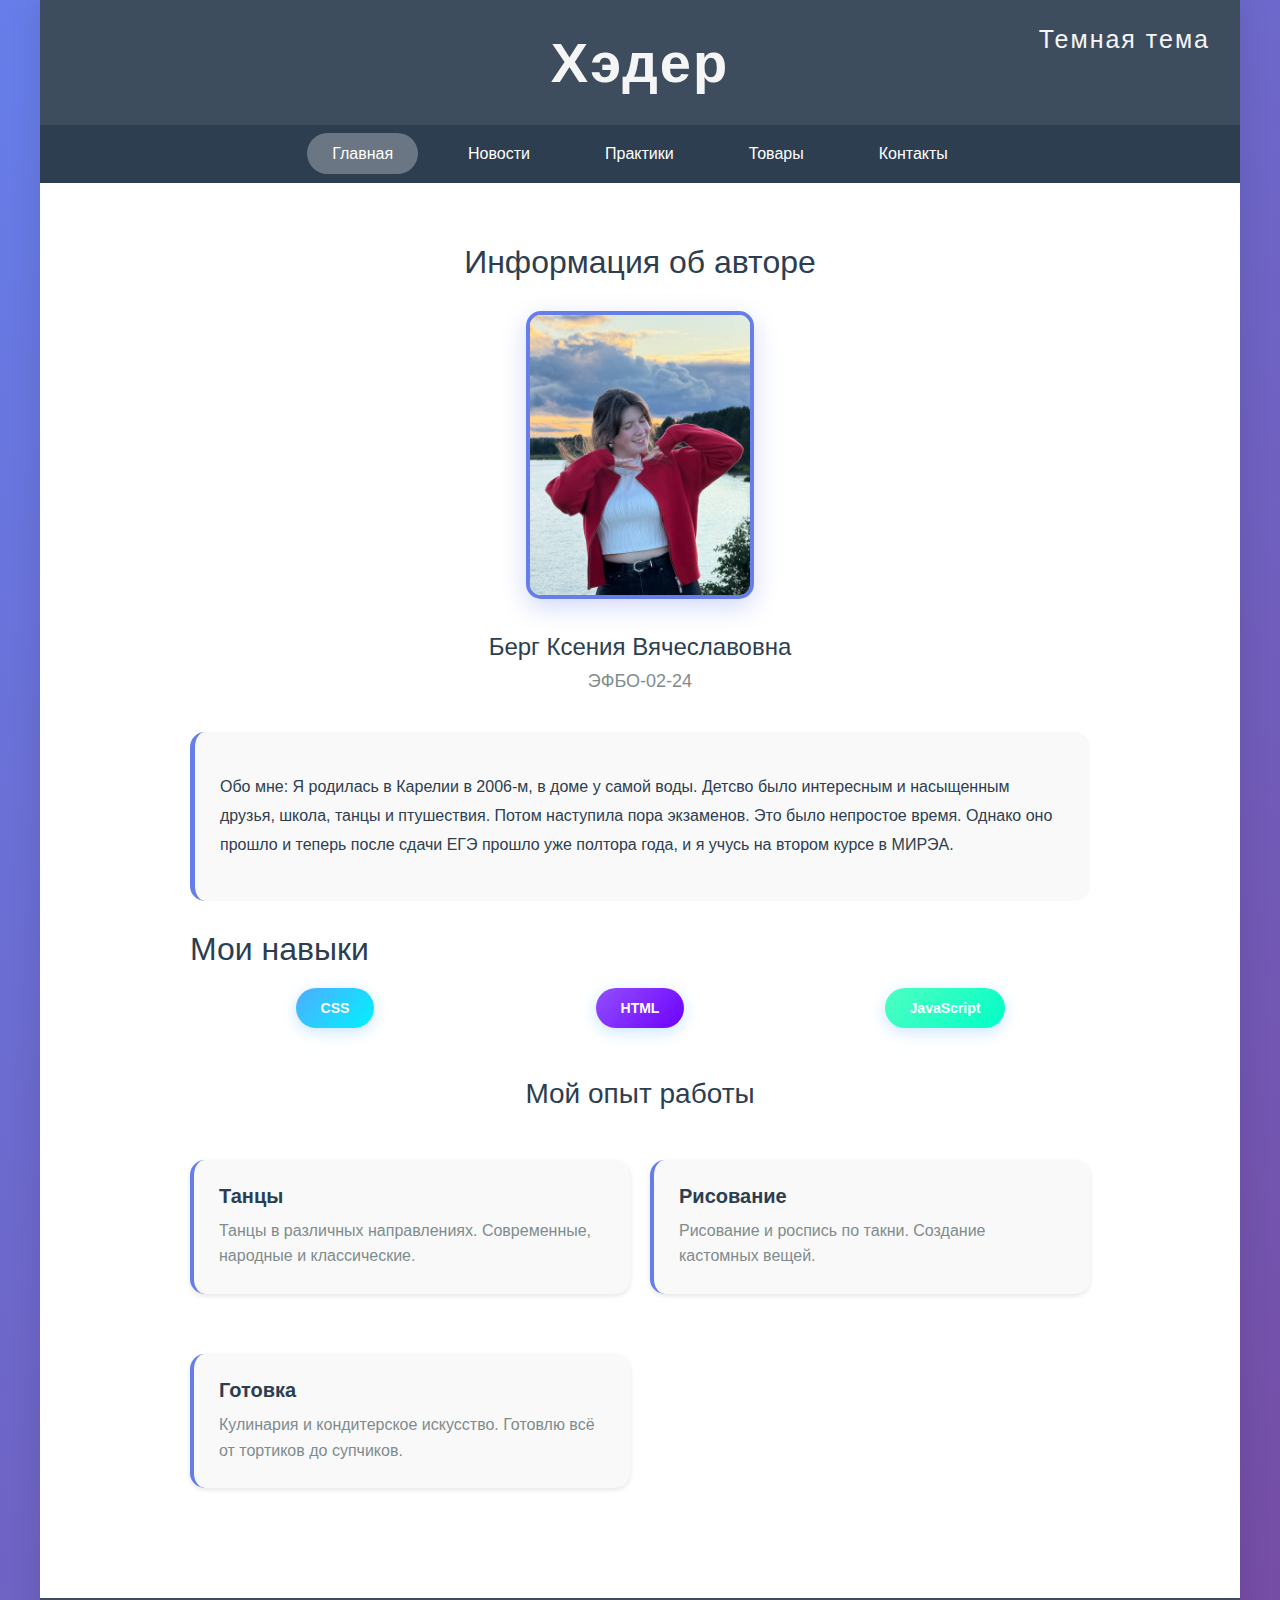
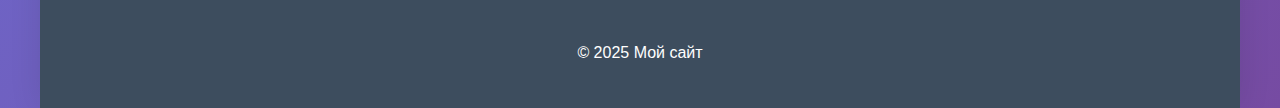
<file: index.html>
<!DOCTYPE html>
<html lang = "ru">
    <head>
        <meta charset="UTF-8">
        <meta name="viewport" content="width=device-width, initial-scale=1.0">
        <link rel="stylesheet" href="style/styles.css">
        <title>Семестровая работа</title>
        <script src="js/themeChange.js" defer></script>
    </head>
    <body>
        <div class="page-container">
            <header class="header">
                <h1 class="header__title">Хэдер</h1>
                <p class="changeTheme" onclick="darkLight()" style="cursor:pointer;">Темная тема</p>
            </header>
            <nav class="nav">
                <ul class="nav__list">
                    <li class="nav__item"><a class="nav__link nav__link--active" href="index.html">Главная</a></li>
                    <li class="nav__item"><a class="nav__link" href="pages/news.html">Новости</a></li>
                    <li class="nav__item"><a class="nav__link" href="pages/practices.html">Практики</a></li>
                    <li class="nav__item"><a class="nav__link" href="pages/goods.html">Товары</a></li>
                    <li class="nav__item"><a class="nav__link" href="pages/contacts.html">Контакты</a></li>
                </ul>
            </nav>
            <main class="content">
                <section class="profile">
                    <h1 class="profile__title">Информация об авторе</h1>
                    <img class="profile__photo" src="images/photo.jpg" alt="Фото автора">
                    <h2 class="profile__name">Берг Ксения Вячеславовна</h2>
                    <p class="profile__group">ЭФБО-02-24</p>
                </section>

                <section class="about-me">
                    <p>Обо мне: Я родилась в Карелии в 2006-м, в доме у самой воды. Детсво было интересным и насыщенным
                        друзья, школа, танцы и птушествия. Потом наступила пора экзаменов. Это было непростое время. Однако оно прошло
                        и теперь после сдачи ЕГЭ прошло уже полтора года, и я учусь на втором курсе в МИРЭА.
                    </p>
                </section>

                <section class="skills">
                    <h2 class="skills_title">Мои навыки</h2>
                    <div class="skills__grid">
                        <div class="skill skill__tag--css">CSS</div>
                        <div class="skill skill__tag--html">HTML</div>
                        <div class="skill skill__tag--js">JavaScript</div>
                    </div>
                </section>

                <section class="experience">
                    <h2 class="experience__header">Мой опыт работы</h2>
                    <div class="experience__grid">  
                        <article class="experience__card">
                            <h3 class="experience__title">Танцы</h3>
                            <p class="experience__desc">Танцы в различных направлениях. Современные, народные и классические.</p>
                        </article>
                        <article class="experience__card">
                            <h3 class="experience__title">Рисование</h3>
                            <p class="experience__desc">Рисование и роспись по такни. Создание кастомных вещей.</p>
                        </article>
                        <article class="experience__card">
                            <h3 class="experience__title">Готовка</h3>
                            <p class="experience__desc">Кулинария и кондитерское искусство. Готовлю всё от тортиков до супчиков.</p>
                        </article>
                    </div>
                </section>
            </main>
            <footer class="footer">
                <p class="footer__text">&copy; 2025 Мой сайт</p>
            </footer>
        </div>
    </body>
</html>
</file>
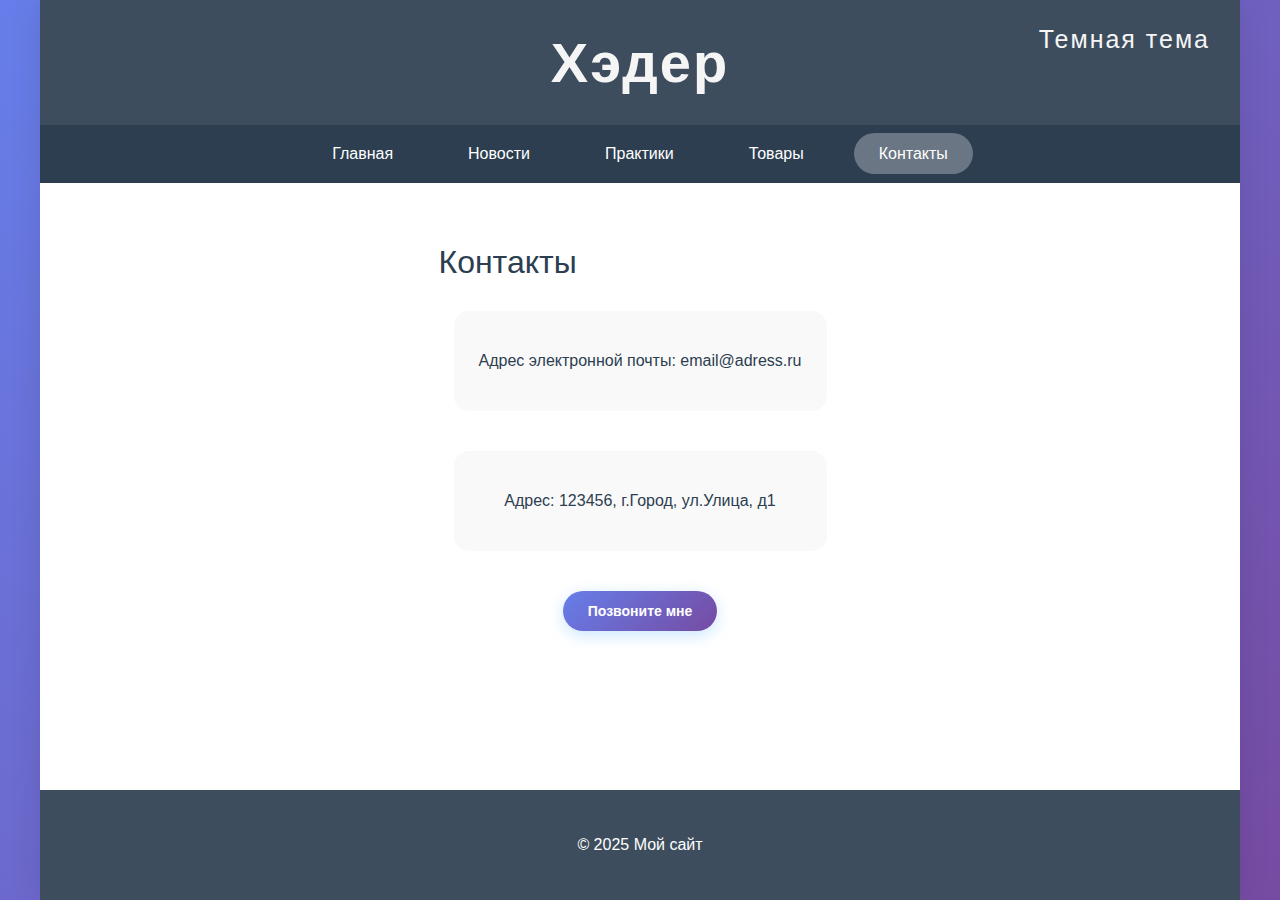
<file: pages/contacts.html>
<!DOCTYPE html>
<html lang = "ru">
    <head>
        <meta charset="UTF-8">
        <meta name="viewport" content="width=device-width, initial-scale=1.0">
        <link rel="stylesheet" href="../style/styles.css">
        <link rel="stylesheet" href="../style/style_dialog.css">
        <script src="../js/dialog.js" defer></script>
        <title>Семестровая работа</title>
        <script src="../js/themeChange.js" defer></script>
    </head>
    <body>
        <div class="page-container">
             <header class="header">
                <h1 class="header__title">Хэдер</h1>
                <p class="changeTheme" onclick="darkLight()" style="cursor:pointer;">Темная тема</p>
            </header>
            <nav class="nav">
                <ul class="nav__list">
                    <li class="nav__item"><a class="nav__link" href="../index.html">Главная</a></li>
                    <li class="nav__item"><a class="nav__link" href="news.html">Новости</a></li>
                    <li class="nav__item"><a class="nav__link" href="practices.html">Практики</a></li>
                    <li class="nav__item"><a class="nav__link" href="goods.html">Товары</a></li>
                    <li class="nav__item"><a class="nav__link nav__link--active" a href="contacts.html">Контакты</a></li>
                </ul>
            </nav>
            <main class="content">
                <section class="contacts">
                    <div class="contacts__header">
                        <h1 class="contacts__title">Контакты</h1>
                    </div>
                    <div class="contacts__section">
                        <section class="contact__card">
                            <p>Адрес электронной почты: email@adress.ru</p>
                        </section>

                        <section class="contact__card">
                            <p>Адрес: 123456, г.Город, ул.Улица, д1</p>
                        </section>
                    </div>  

                    <div id="call__button">
                        <button id="callMe" onclick="contactModal.showModal()">Позвоните мне</button>
                    </div>
                </section>
            </main>
            <footer class="footer">
                <p class="footer__text">&copy; 2025 Мой сайт</p>
            </footer>

            <dialog id="contactModal">
                <div class="contactModal__header">
                    <h2>Форма обратной связи</h2>
                </div>

                <div class="contactModal__content">
                    <form id="form" method="dialog">
                        <div class="form__group">
                            <label for="name">Имя <span class="required">*</span></label>
                            <input type="text" id="name" name="name" required placeholder="Введите ваше имя">
                        </div>
                        <div class="form__group">
                            <label for="phone">Телефон <span class="required">*</span></label>
                            <input type="tel" id="phone" name="phone" required placeholder="+7 (XXX) XXX-XX-XX">
                        </div>
                        <div class="form__group">
                            <label for="email">Электронная почта <span class="required">*</span></label>
                            <input type="email" id="email" name="email" required placeholder="example@mail.ru">
                        </div>
                        <div class="form__group">
                            <label for="category">Категория обращения <span class="required">*</span></label>
                            <select id="category" name="category" required>
                                <option value="">Выберите категорию</option>
                                <option value="technical">Техническая поддержка</option>
                                <option value="commercial">Коммерческое предложение</option>
                                <option value="cooperation">Сотрудничество</option>
                                <option value="complaint">Жалоба</option>
                                <option value="suggestion">Предложение</option>
                                <option value="other">Другое</option>
                            </select>
                        </div>
                        <div class="form__group">
                            <label for="message">Текст обращения <span class="required">*</span></label>
                            <textarea id="message" name="message" required placeholder="Опишите вашу проблему или вопрос..."></textarea>
                        </div>
                        <div class="contactModal__actions">
                       <button type="contactModal__reset" class="btn btn-secondary">Отмена</button>
                        <button type="contactModal__button" class="btn btn-primary"
                            onclick="submitForm()">Отправить</button>
                        </div>
                    </form>
                </div>
            </dialog>
        </div>
    </body>
</html>
</file>
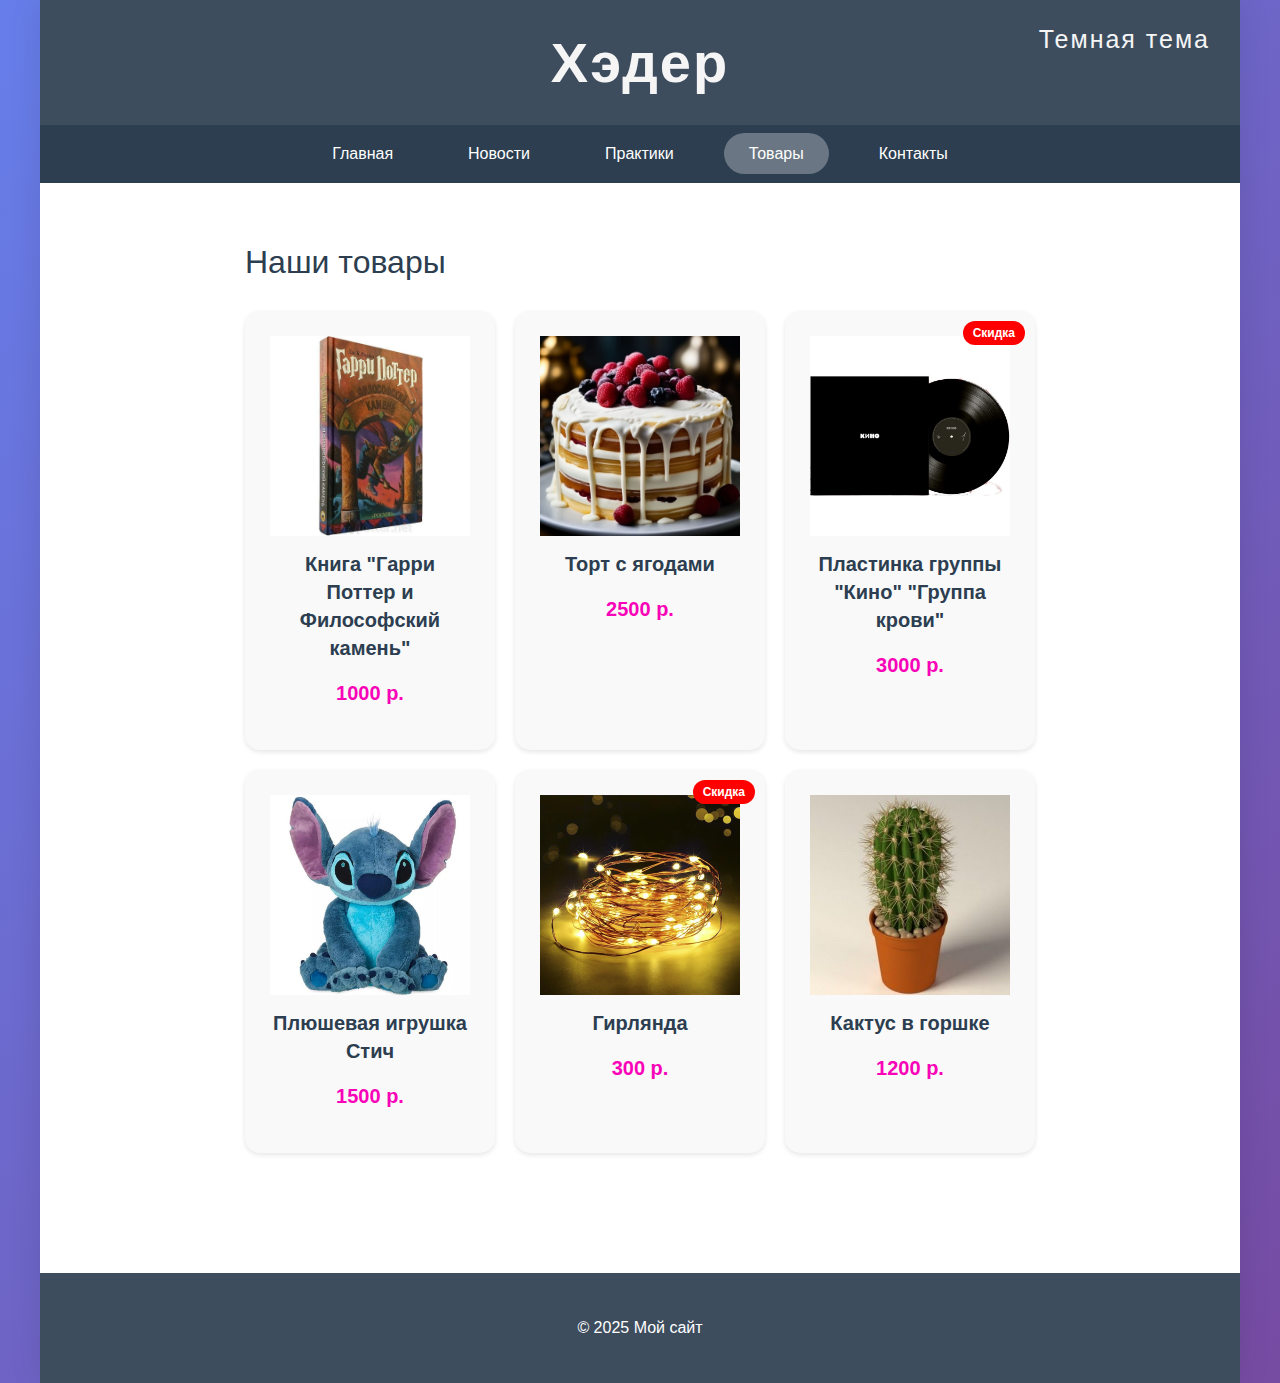
<file: pages/goods.html>
<!DOCTYPE html>
<html lang = "ru">
    <head>
        <meta charset="UTF-8">
        <meta name="viewport" content="width=device-width, initial-scale=1.0">
        <link rel="stylesheet" href="../style/styles.css">
        <title>Семестровая работа</title>
        <script src="../js/themeChange.js" defer></script>
        <script src="../js/good_cards.js" defer></script>
    </head>
    <body>
        <div class="page-container">
            <header class="header">
                <h1 class="header__title">Хэдер</h1>
                <p class="changeTheme" onclick="darkLight()" style="cursor:pointer;">Темная тема</p>
            </header>
            <nav class="nav">
                <ul class="nav__list">
                    <li class="nav__item "><a class="nav__link" href="../index.html">Главная</a></li>
                    <li class="nav__item"><a class="nav__link" href="news.html">Новости</a></li>
                    <li class="nav__item"><a class="nav__link" href="practices.html">Практики</a></li>
                    <li class="nav__item"><a class="nav__link nav__link--active" href="goods.html">Товары</a></li>
                    <li class="nav__item"><a class="nav__link" a href="contacts.html">Контакты</a></li>
                </ul>
            </nav>
            <main class="content">
                <section class="goods">
                    <header class="goods__header">
                        <h1 class="goods__title">Наши товары</h1>
                    </header>
                    <div class="goods__container">
                        <section class="good__card">
                            <img class="good__img" src="../images/good1_book.jpg" alt="Товар книга 'Гарри Поттер и Философский камень'" width="200" height="200">
                            <h2 class="good__title">Книга "Гарри Поттер и Философский камень"</h2>
                            <p class="good__price">1000 p.</p>
                        </section>

                        <section class="good__card">
                            <img class="good__img" src="../images/good2_cake.jpg" alt="Товар: торт с ягодами" width="200" height="200">
                            <h2 class="good__title">Торт с ягодами</h2>
                            <p class="good__price">2500 p.</p>
                        </section>

                        <section class="good__card">
                            <img class="good__img" src="../images/good3_music.jpg" alt="Товар: пластинка группы 'Кино'"GIT  width="200" height="200">
                            <h2 class="good__title">Пластинка группы "Кино" "Группа крови"</h2>
                            <p class="good__price">3000 p.</p>
                        </section>

                        <section class="good__card">
                            <img class="good__img" src="../images/good4_stitch.jpg" alt="Товар: плюшевая игрушка Стич"GIT  width="200" height="200">
                            <h2 class="good__title">Плюшевая игрушка Стич</h2>
                            <p class="good__price">1500 p.</p>
                        </section>

                        <section class="good__card">
                            <img class="good__img" src="../images/good5_lights.jpeg" alt="Товар: гирлянда"GIT  width="200" height="200">
                            <h2 class="good__title">Гирлянда</h2>
                            <p class="good__price">300 p.</p>
                        </section>

                        <section class="good__card">
                            <img class="good__img" src="../images/good6_cactus.jpg" alt="Товар: кактус в горшке"GIT  width="200" height="200">
                            <h2 class="good__title">Кактус в горшке</h2>
                            <p class="good__price">1200 p.</p>
                        </section>
                    </div>
                </section>
                </main>
            <footer class="footer">
                <p class="footer__text">&copy; 2025 Мой сайт</p>
            </footer>
        </div>
    </body>
</html>
</file>
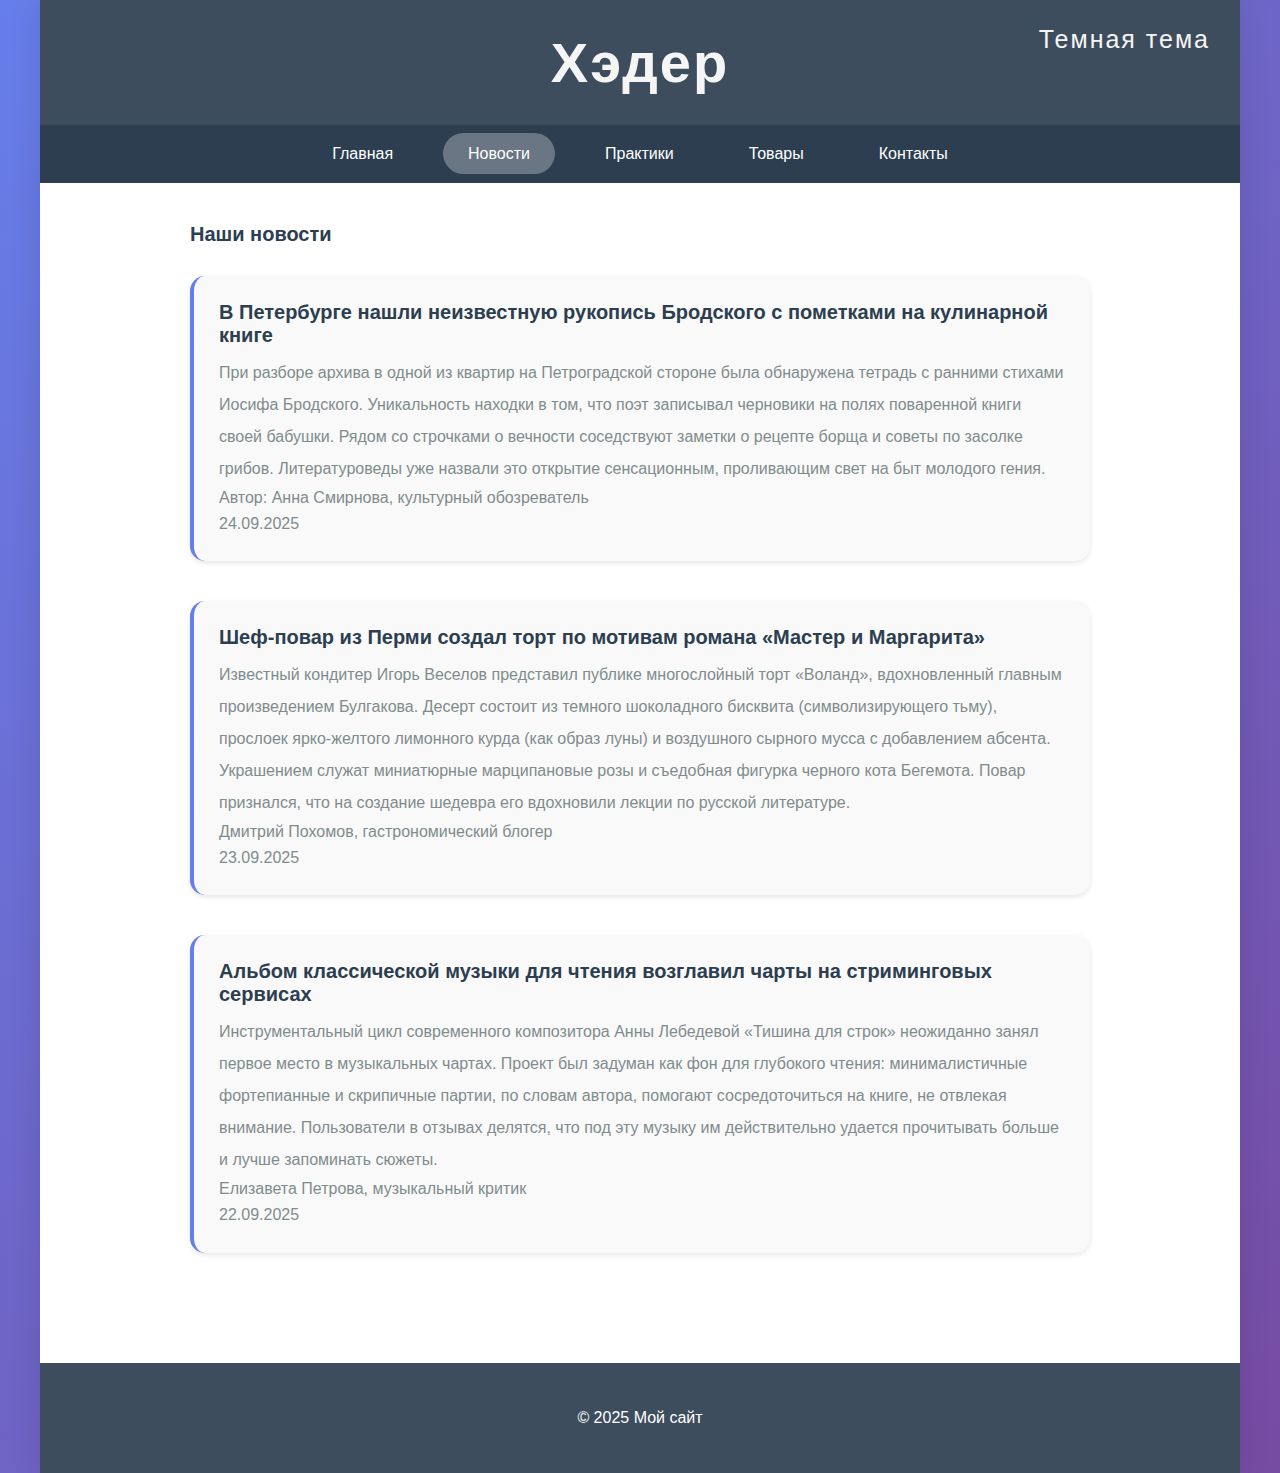
<file: pages/news.html>
<!DOCTYPE html>
<html lang = "ru">
    <head>
        <meta charset="UTF-8">
        <meta name="viewport" content="width=device-width, initial-scale=1.0">
        <link rel="stylesheet" href="../style/styles.css">
        <title>Семестровая работа</title>
        <script src="../js/themeChange.js" defer></script>
    </head>
    <body>
        <div class="page-container">
            <header class="header">
                <h1 class="header__title">Хэдер</h1>
                <p class="changeTheme" onclick="darkLight()" style="cursor:pointer;">Темная тема</p>
            </header>
                <nav class="nav">
                    <ul class="nav__list">
                        <li class="nav__item"><a class="nav__link" href="../index.html">Главная</a></li>
                        <li class="nav__item"><a class="nav__link nav__link--active" href="news.html">Новости</a></li>
                        <li class="nav__item"><a class="nav__link" href="practices.html">Практики</a></li>
                        <li class="nav__item"><a class="nav__link" href="goods.html">Товары</a></li>
                        <li class="nav__item"><a class="nav__link" a href="contacts.html">Контакты</a></li>
                    </ul>
                </nav>
            <main class="content">
                <section class="news">
                    <div class="news__header">
                            <h1 class="news__title">Наши новости</h1>
                        </div>

                    <div class="news__container">
                        <article class="news__card">
                            <h2 class="news__title">В Петербурге нашли неизвестную рукопись Бродского с пометками на кулинарной книге</h2>
                            <p class="news__content">
                                При разборе архива в одной из квартир на Петроградской стороне была обнаружена тетрадь
                                с ранними стихами Иосифа Бродского. Уникальность находки в том, что поэт записывал черновики
                                на полях поваренной книги своей бабушки. Рядом со строчками о вечности соседствуют заметки о 
                                рецепте борща и советы по засолке грибов. Литературоведы уже назвали это открытие сенсационным,
                                проливающим свет на быт молодого гения.
                            </p>
                            <p class="news__info">Автор: Анна Смирнова, культурный обозреватель</p>
                            <p class="news__info">24.09.2025</p>
                        </article>

                        <article class="news__card">
                            <h2 class="news__title">Шеф-повар из Перми создал торт по мотивам романа «Мастер и Маргарита»</h2>
                            <p class="news__content">
                                Известный кондитер Игорь Веселов представил публике многослойный торт «Воланд»,
                                вдохновленный главным произведением Булгакова. Десерт состоит из темного шоколадного бисквита
                                (символизирующего тьму), прослоек ярко-желтого лимонного курда (как образ луны) и
                                воздушного сырного мусса с добавлением абсента. Украшением служат миниатюрные марципановые розы
                                    и съедобная фигурка черного кота Бегемота. Повар признался, что на создание шедевра его вдохновили
                                    лекции по русской литературе.
                            </p>
                            <p class="news__info">Дмитрий Похомов, гастрономический блогер</p>
                            <p class="news__info">23.09.2025</p>
                        </article>

                        <article class="news__card">
                            <h2 class="news__title">Альбом классической музыки для чтения возглавил чарты на стриминговых сервисах</h2>
                            <p class="news__content">
                                Инструментальный цикл современного композитора Анны Лебедевой «Тишина для строк»
                                неожиданно занял первое место в музыкальных чартах. Проект был задуман как фон для глубокого чтения:
                                минималистичные фортепианные и скрипичные партии, по словам автора, помогают сосредоточиться на книге,
                                не отвлекая внимание. Пользователи в отзывах делятся, что под эту музыку им действительно удается
                                    прочитывать больше и лучше запоминать сюжеты.
                            </p>
                            <p class="news__info">Елизавета Петрова, музыкальный критик</p>
                            <p class="news__info">22.09.2025</p>
                        </article>
                    </div>
                </section>
            </main>
            <footer class="footer">
                <p class="footer__text">&copy; 2025 Мой сайт</p>
            </footer>
        </div>
    </body>
</html>
</file>
<file: style/styles.css>
:root {
    --color-main: #2c3e50;
    --color-accent: #667eea;
    --color-accent-light: #3d4d5e;
    --color-background-main: #667eea;
    --color-background-second: #764ba2;
    --color-light: #ecf0f1;
    --color-dark: #34495e;
    --color-text: #2c3e50;
    --color-text-light: #7f8c8d;
    --color-text-inverse: #ecf0f1;
    --color-page-content: #ffffff;
    --color-cards:#f9f9f9;
    --color-price: #f903b8;

    --shadow: 0 2px 5px rgba(0,0,0,0.1);
    --radius: 25px;
    --radius-crads: 15px;

    --space-sm: 10px;
    --space-md: 20px;
    --space-lg: 30px;
}

:root.dark-mode {
    --color-main: #e100ff;
    --color-background-main: #4b145b;
    --color-background-second: #3d0684;
    --color-accent: #c551e8;
    --color-accent-light: #cc73e7;
    --color-text: #d2dce6;
     --color-text-light: #aab6b7;
    --color-text-inverse: #0b011a;
    --color-page-content: #232323;
    --color-cards:#2b2b2b;
    --color-price: #ffcef2;

    --shadow: 0 2px 5px rgba(255, 255, 255, 0.589);
    --radius: 25px;
    --radius-crads: 15px;

    --space-sm: 10px;
    --space-md: 20px;
    --space-lg: 30px;
}


/* ===== БАЗОВЫЕ СТИЛИ ===== */
body {
    font-family: 'Segoe UI', Tahoma, Geneva, Verdana, sans-serif; 
    margin: 0; /* Убираем стандартные отступы браузера */
    padding: 0; /* Убираем стандартные внутренние отступы */
    background: linear-gradient(135deg, var(--color-background-main) 0%, var(--color-background-second) 100%); /* Красивыйградиентный фон всей страницы */
    min-height: 100vh; /* Минимальная высота равна высоте окна браузера */
}
/* ===== КОНТЕЙНЕР СТРАНИЦЫ ===== */
.page-container {
    max-width: 1200px; /* Максимальная ширина контента */
    margin: 0 auto; /* Центрирование контейнера по горизонтали */
    background: var(--color-page-content); /* Белый фон для основного содержимого */
    min-height: 100vh; 
    box-shadow: 0 0 30px rgba(0,0,0,0.1); /* Легкая тень вокруг всего контента */
    display: grid;
    grid-template-rows: auto auto 1fr auto;
    grid-template-areas:
    "header"
    "nav"
    "main"
    "footer";
}
/* ===== ШАПКА ===== */
.header {
    background: var(--color-accent-light); /* Темный градиентный фон */
    color: whitesmoke; /* Белый цвет текста */
    text-align: center; /* Выравнивание текста по центру */
    padding: 30px; /* Внутренние отступы со всех сторон */
    font-size: 28px; /* Размер шрифта */
    font-weight: 300; /* Легкое начертание шрифта */
    letter-spacing: 2px; /* Расстояние между буквами */
    grid-area: header;
    display: flex;
    justify-content: center;
    position: relative;
}

.header__title{
    margin: 0;
}

.changeTheme{
    font-size: 25px;
    margin: 0;
    position: absolute;
    right: 30px;
    top: 20%;
}
/* ===== НАВИГАЦИЯ ===== */
.nav {
    background: var(--color-main); /* Темно-синий фон навигации */
    padding: 20px 0; /* Вертикальные отступы */
    grid-area: nav;
}
.nav__list {
    list-style: none; /* Убираем маркеры списка */
    margin: 0; /* Убираем внешние отступы */
    padding: 0; /* Убираем внутренние отступы */
    display: flex; /* Горизонтальное расположение элементов */
    justify-content: center; /* Выравнивание по центру */
    gap: 25px; /* Расстояние между элементами навигации */
}
.nav__item {
    margin: 0; /* Убираем отступы у пунктов меню */
}

.nav__link--active{
    background: rgba(255, 255, 255, 0.295);
}

.nav__link {
    color: white; /* Белый цвет текста ссылок */
    text-decoration: none; /* Убираем подчеркивание ссылок */
    padding: 12px 25px; /* Отступы внутри ссылок */
    border-radius: var(--radius); /* Скругленные углы (капсульная форма) */
    transition: all 0.3s ease; /* Плавные анимации при изменении */
    font-weight: 500; /* Средняя жирность шрифта */
}
.nav__link:hover {
    transform: translateY(-2px);
    background: rgba(255, 255, 255, 0.295); /* Полупрозрачный белый фон при наведении*/
     /* Легкое поднятие элемента при наведении */
}
/* ===== ОСНОВНОЙ КОНТЕНТ ===== */
main.content {
    padding: 40px; /* Внутренние отступы контента */
    max-width: 900px; /* Максимальная ширина контента */
    margin: 0 auto; /* Центрирование контента */
    grid-area: main;
}
/* ===== ГЛАВНАЯ СТРАНИЦА ===== */
.profile, .goods-header, .news-header, .contacts-header{
    text-align: center; /* Выравнивание по центру */
    margin-bottom: 40px; /* Отступ снизу */
}
.profile__title, .goods__title, .skills_title, .news__title, .contacts__title {
    font-size: 32px; /* Размер шрифта заголовка */
    color: var(--color-main); /* Темно-синий цвет текста */
    margin-bottom: 10px; /* Отступ снизу */
    font-weight: 300; /* Легкое начертание шрифта */
}
.profile__photo {
    width: 220px; /* Фиксированная ширина фото */
    height: 280px; /* Фиксированная высота фото */
    border-radius: var(--radius-crads); /* Скругленные углы фото */
    object-fit: cover; /* Обрезка фото для сохранения пропорций */
    margin: 20px auto; /* Центрирование и отступы */
    border: 4px solid var(--color-accent); /* Синяя рамка вокруг фото */
    box-shadow: 0 8px 25px rgba(102, 126, 234, 0.3); /* Тень с синим оттенком */
}
.profile__name {
    font-size: 24px; /* Размер шрифта имени */
    color: var(--color-main); /* Темно-синий цвет текста */
    margin: 10px 0; /* Вертикальные отступы */
    font-weight: 500; /* Средняя жирность шрифта */
}
.profile__group {
    font-size: 18px; /* Размер шрифта группы */
    color: #7f8c8d; /* Серый цвет текста */
    margin: 5px 0; /* Вертикальные отступы */
}
.about-me {
    background: var(--color-cards); /* Светлый градиентный фон */
    padding: 25px; /* Внутренние отступы */
    border-radius: var(--radius-crads); /* Скругленные углы */
    margin: 30px 0; /* Вертикальные отступы */
    border-left: 5px solid var(--color-accent); /* Синяя полоса слева */
    font-size: 16px; /* Размер шрифта текста */
    line-height: 1.8; /* Межстрочный интервал */
    color: var(--color-text);
}
/* ===== НАВЫКИ ===== */
.skills__grid {
    display: grid;
    grid-template-columns: repeat(auto-fit, minmax(150px, 1fr));
    gap: 15px;
    margin: 20px 0;
}
.skill {
 /* Голубой градиентный фон */
    color: white; /* Белый цвет текста */
    width: fit-content;
    padding: 12px 25px; /* Внутренние отступы */
    border-radius: var(--radius); /* Круглые углы (капсульная форма) */
    font-weight: 600; /* Жирный шрифт */
    font-size: 14px; /* Размер шрифта */
    justify-self: center;
    box-shadow: 0 4px 15px rgba(79, 172, 254, 0.3); /* Тень с голубым оттенком */
    transition: all 0.3s ease; /* Плавные анимации при изменении */
}

.skill__tag--css {
    background: linear-gradient(135deg, #4facfe 0%, #00f2fe 100%);
}

.skill__tag--html {
    background: linear-gradient(135deg, #924ffe 0%, #6e00fe 100%);
}

.skill__tag--js {
    background: linear-gradient(135deg, #4ffec1 0%, #00fec7 100%);
}

.skill:hover {
    transform: translateY(-3px); /* Поднятие элемента при наведении */
    box-shadow: 0 6px 20px rgba(79, 172, 254, 0.4); /* Увеличение тени при наведении */
}
/* ===== ОПЫТ РАБОТЫ ===== */
.experience, .news-container, .contacts-section {
    margin-top: 50px; /* Отступ сверху */
}
.experience__header {
    font-size: 28px; /* Размер шрифта заголовка секции */
    color: var(--color-main); /* Темно-синий цвет текста */
    text-align: center; /* Выравнивание по центру */
    margin-bottom: 30px; /* Отступ снизу */
    font-weight: 300; /* Легкое начертание шрифта */
}

.experience__grid {
    display: grid;
    grid-template-columns: repeat(auto-fit, minmax(300px, 1fr));
    gap: 20px;
}

.experience__card, .news__card{
    background: var(--color-cards);
    padding: 25px; /* Внутренние отступы */
    margin: 20px 0; /* Вертикальные отступы */
    border-radius: var(--radius-crads); /* Скругленные углы */
    box-shadow: var(--shadow); /* Легкая тень */
    border-left: 4px solid var(--color-accent); /* Синяя полоса слева */
    transition: transform 0.3s ease; /* Плавная анимация трансформации */
 }
.experience__card:hover, .news__card:hover {
    transform: translateX(5px); /* Сдвиг вправо при наведении */
}
.experience__title, .news__title {
    font-size: 20px; /* Размер шрифта заголовка опыта */
    color: var(--color-main); /* Темно-синий цвет текста */
    margin: 0 0 10px 0; /* Отступ снизу */
    font-weight: 600; /* Жирный шрифт */
}
.experience__desc, .news__info {
    color: #7f8c8d; /* Серый цвет текста */
    line-height: 1.6; /* Межстрочный интервал */
    margin: 0; /* Убираем отступы */
}

.news__container{
    display: flex;
    flex-direction: column;
}

.news__content{
    color: var(--color-text-light); /* Серый цвет текста */
    line-height: 2.0; /* Межстрочный интервал */
    margin: 0; /* Убираем отступы */
}
/* ===== ФУТЕР ===== */
.footer {
    background: var(--color-accent-light); /* Темный
    градиентный фон */
    color: white; /* Белый цвет текста */
    text-align: center; /* Выравнивание по центру */
    padding: 30px; /* Внутренние отступы */
    margin-top: 50px; /* Отступ сверху */
    grid-area: footer;
}

.goods__container {
    text-align: center;
    display: grid;
    justify-content: center;
    grid-template-columns: repeat(3, 1fr);
    gap: 20px;
    margin: 30px 0;
}

.good__card {
    padding: 25px;
    border-radius: var(--radius-crads);
    box-shadow: 0 5px 20px rgba(0,0,0,0.08);
    transition: transform 0.3s ease;
    background-color: var(--color-cards);
    box-shadow: var(--shadow);
    transform: scale;
}

.good__card--selected{
    transform: scale(0.9);
}

.good__card:hover{
    transform: scale(0.9);
}

.good__title{
    line-height: 1.4; /* Межстрочный интервал */
    max-width: 200px; /* Ограничение ширины как у изображения */
    word-wrap: break-word; /* Перенос длинных слов */
    word-break: break-word; /* Стратегия переноса слов */
    font-size: 20px; /* Размер шрифта заголовка опыта */
    color: var(--color-main); /* Темно-синий цвет текста */
    margin: 10px 0 10px 0; /* Отступ снизу */
    font-weight: 600; /* Жирный шрифт */
}

.good__img{
    object-fit: cover;
}

.good__price{
    color: var(--color-price);
    font-weight: 700;
    font-size: 20px;
}

.contacts__section{
    display: flex;
    flex-direction: column;
}

.contact__card{
    background: var(--color-cards);
    padding: 25px; /* Внутренние отступы */
    margin: 20px 15px; /* Вертикальные отступы */
    color:var(--color-text);
    border-radius: var(--radius-crads); /* Скругленные углы */
    text-align: center;
}

#callMe{
    background: linear-gradient(135deg, var(--color-accent) 0%, #764ba2 100%); /* Голубой градиентный фон */
    color: white; /* Белый цвет текста */
    padding: 12px 25px; /* Внутренние отступы */
    border-radius: var(--radius); /* Круглые углы (капсульная форма) */
    font-weight: 600; /* Жирный шрифт */
    font-size: 14px; /* Размер шрифта */
    border: none;
    box-shadow: 0 4px 15px rgba(79, 172, 254, 0.3); /* Тень с голубым оттенком */
    transition: all 0.3s ease; /* Плавные анимации при изменении */
}

#callMe:hover{
    transform: translateY(-3px); /* Поднятие элемента при наведении */
    box-shadow: 0 6px 20px rgba(79, 172, 254, 0.4);
}

#call__button{
    display: flex;
    justify-content: center; /* Горизонтальное выравнивание по центру */
    align-items: center; /* Вертикальное выравнивание по центру (если нужно) */
    margin: 20px 0; /* Отступы сверху и снизу */
}

/* ===== АДАПТИВНОСТЬ ===== */
/* Новое: Медиа-запросы для мобильных устройств */
@media (max-width: 1023px) {
    .goods__container {
        grid-template-columns: repeat(2, 1fr);
    }
}

/* Мобильные */
@media (max-width: 767px) {
    .nav__list {
        flex-direction: column;
        gap: 10px;
    }

    .nav__link {
        display: block;
        width: auto;
        margin-left: 10px;
        margin-right: 10px;
    }

    .skills__grid {
        grid-template-columns: 1fr;
    }

    .experience__grid {
        grid-template-columns: 1fr;
    }
    .changeTheme{
        font-size: 15px;
    }
    main.content {
        padding: 20px;
    }
    
    .goods__container {
        grid-template-columns: 1fr;
    }
}
</file>
<file: style/style_dialog.css>
dialog::backdrop {
    background: rgba(0, 0, 0, 0.6);
    animation: fadeIn 0.3s ease;
 }
 dialog {
    border: none;
    border-radius: 12px;
    padding: 0;
    box-shadow: 0 10px 30px rgba(0, 0, 0, 0.3);
    animation: slideIn 0.3s ease;
    max-width: 500px;
    width: 90vw;
    max-height: 90vh;
    overflow-y: auto;
 }
 .contactModal__header {
    background: linear-gradient(135deg, #2c3e50 0%, #34495e 100%);
    color: white;
    padding: 1.5rem;
    border-radius: 12px 12px 0 0;
    margin: 0;
 }
 .contactModal__header h2 {
    margin: 0;
    color: white;
    font-size: 1.5rem;
 }
 .contactModal__content {
    padding: 2rem;
 }
 .form__group {
    margin-bottom: 1.5rem;
 }
 .form__group label {
    display: block;
    margin-bottom: 0.5rem;
    font-weight: 600;
    color: #2c3e50;
 }
 .form__group input,
 .form__group select,
 .form__group textarea {
    width: 100%;
    padding: 0.75rem;
    border: 2px solid #e9ecef;
    border-radius: 6px;
    font-size: 1rem;
    transition: border-color 0.3s ease;
    box-sizing: border-box;
 }
 .form__group input:focus,
 .form__group select:focus,
 .form__group textarea:focus {
    outline: none;
    border-color: #667eea;
 }
 .form__group textarea {
    min-height: 100px;
    resize: vertical;
 }
 .contactModal__actions {
    display: flex;
    gap: 1rem;
    justify-content: flex-end;
    margin-top: 2rem;
 }
 .btn {
    padding: 0.75rem 1.5rem;
    border: none;
    border-radius: 6px;
    cursor: pointer;
    font-size: 1rem;
    transition: all 0.3s ease;
    font-weight: 600;
 }
 .btn-primary {
    background: linear-gradient(135deg, #667eea 0%, #764ba2 100%);
    color: white;
 }
 .btn-primary:hover {
    transform: translateY(-2px);
    box-shadow: 0 5px 15px rgba(102, 126, 234, 0.4);
 }
 .btn-secondary {
    background: #f8f9fa;
    color: #2c3e50;
    border: 2px solid #e9ecef;
 }
 .btn-secondary:hover {
    background: #e9ecef;
 }
 .required {
    color: #e74c3c;
 }
 @keyframes fadeIn {
    from { opacity: 0; }
    to { opacity: 1; }
 }
 @keyframes slideIn {
    from {
    opacity: 0;
    transform: translateY(-50px) scale(0.9);
    }
    to {
    opacity: 1;
    transform: translateY(0) scale(1);
    }
 }
 /* Адаптивность */
 @media (max-width: 600px) {
    dialog {
        margin: 1rem;
        width: calc(100vw - 2rem);
    }

    .contactModal__actions {
        flex-direction: column;
    }

    .btn {
        width: 100%;
    }
 }
</file>
